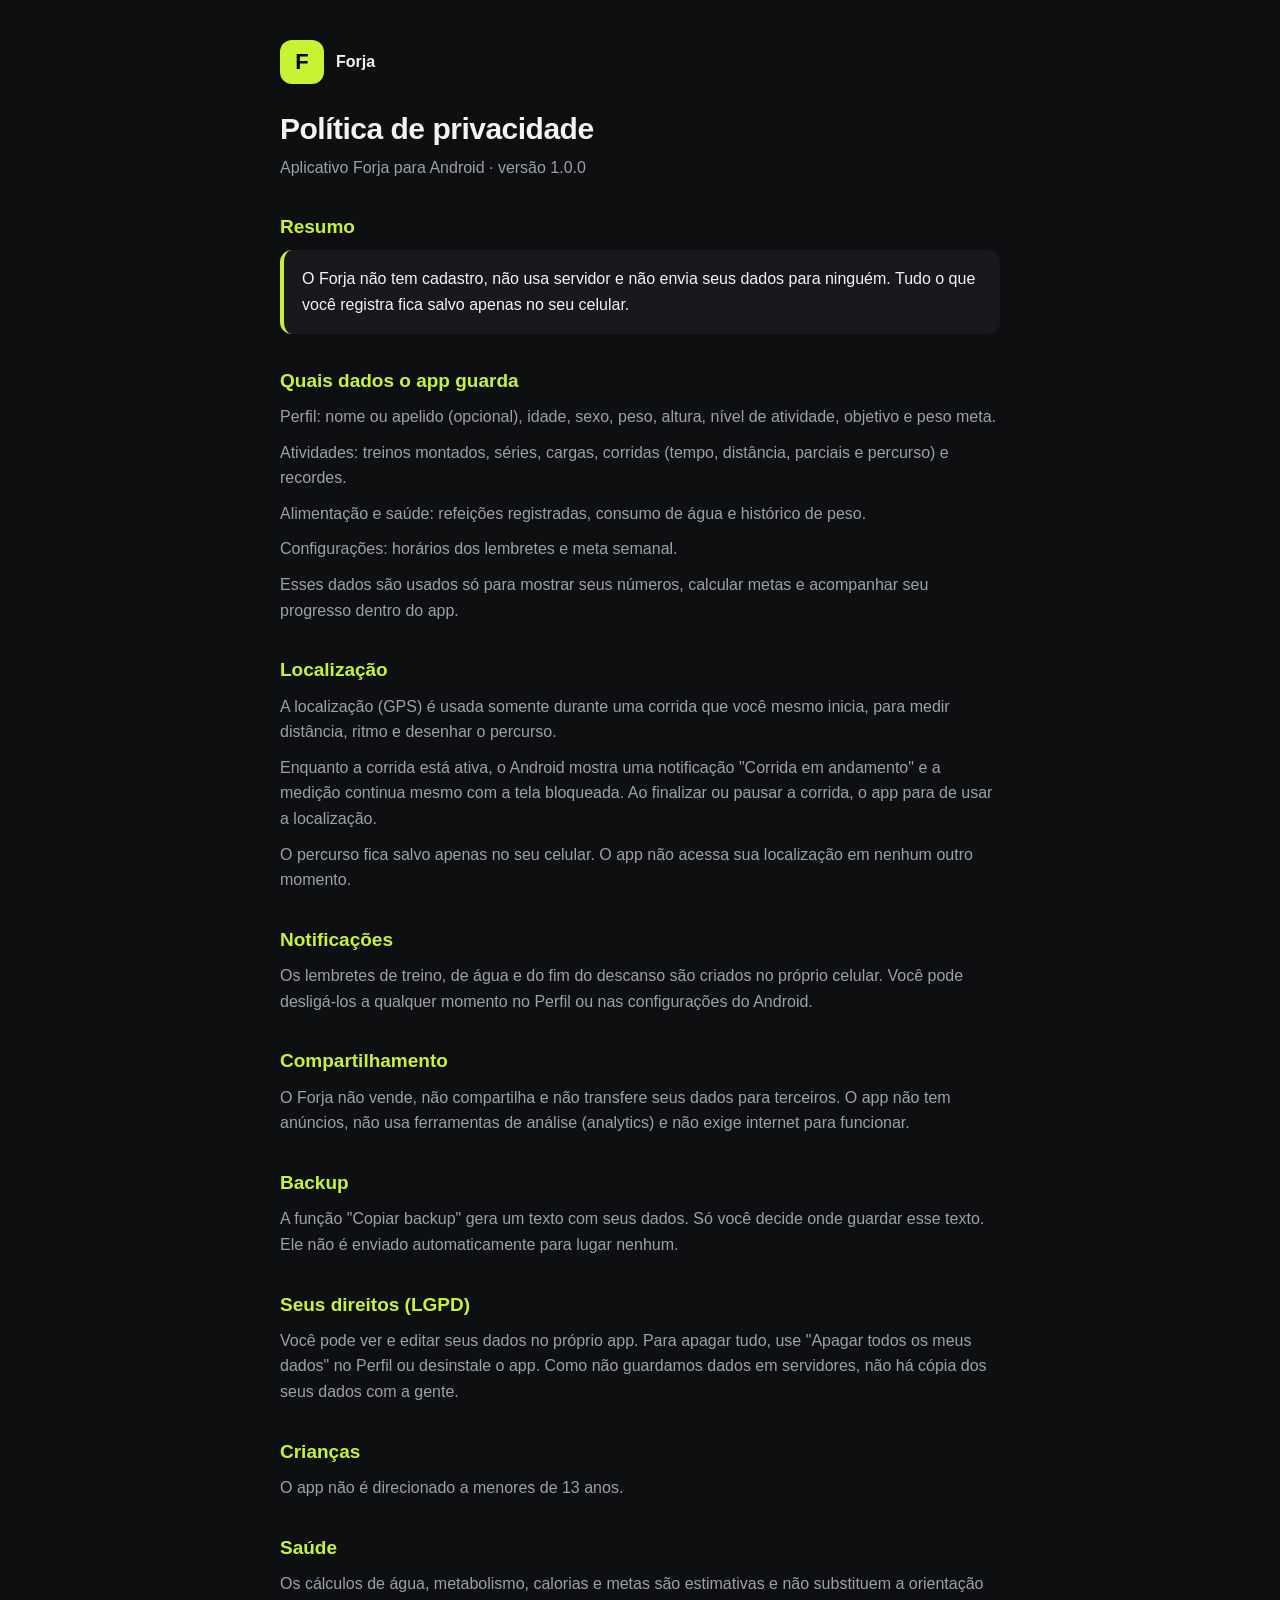
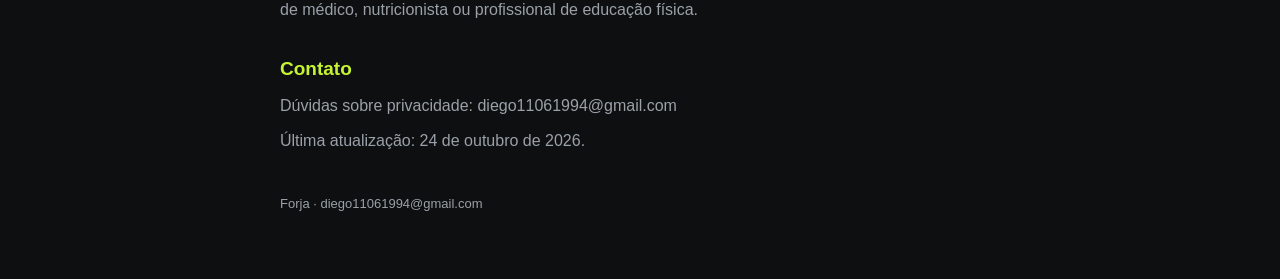
<file: forja/privacidade.html>
<!doctype html>
<html lang="pt-BR">
<head>
<meta charset="utf-8">
<meta name="viewport" content="width=device-width, initial-scale=1">
<title>Política de privacidade · Forja</title>
<style>
  :root { --bg:#0E0F11; --card:#17191C; --text:#F2F4F5; --muted:#9AA1A9; --volt:#C6F432; }
  * { box-sizing:border-box; }
  body { margin:0; background:var(--bg); color:var(--text);
         font:16px/1.6 -apple-system,BlinkMacSystemFont,"Segoe UI",Roboto,Inter,sans-serif; }
  main { max-width:760px; margin:0 auto; padding:40px 20px 64px; }
  .brand { display:flex; align-items:center; gap:12px; margin-bottom:28px; }
  .logo { width:44px; height:44px; border-radius:12px; background:var(--volt);
          display:grid; place-items:center; font-weight:900; color:#000; font-size:22px; }
  h1 { font-size:30px; line-height:1.15; margin:0 0 8px; letter-spacing:-0.5px; }
  h2 { font-size:19px; margin:32px 0 8px; color:var(--volt); }
  p { margin:0 0 10px; color:var(--muted); }
  .summary { background:var(--card); border-left:4px solid var(--volt); padding:16px 18px;
             border-radius:12px; color:var(--text); }
  footer { margin-top:40px; font-size:13px; color:var(--muted); }
</style>
</head>
<body>
<main>
  <div class="brand"><div class="logo">F</div><strong>Forja</strong></div>
  <h1>Política de privacidade</h1>
  <p>Aplicativo Forja para Android · versão 1.0.0</p>
  <h2>Resumo</h2>
  <p class="summary">O Forja não tem cadastro, não usa servidor e não envia seus dados para ninguém. Tudo o que você registra fica salvo apenas no seu celular.</p>
  <h2>Quais dados o app guarda</h2>
  <p>Perfil: nome ou apelido (opcional), idade, sexo, peso, altura, nível de atividade, objetivo e peso meta.</p>
  <p>Atividades: treinos montados, séries, cargas, corridas (tempo, distância, parciais e percurso) e recordes.</p>
  <p>Alimentação e saúde: refeições registradas, consumo de água e histórico de peso.</p>
  <p>Configurações: horários dos lembretes e meta semanal.</p>
  <p>Esses dados são usados só para mostrar seus números, calcular metas e acompanhar seu progresso dentro do app.</p>
  <h2>Localização</h2>
  <p>A localização (GPS) é usada somente durante uma corrida que você mesmo inicia, para medir distância, ritmo e desenhar o percurso.</p>
  <p>Enquanto a corrida está ativa, o Android mostra uma notificação &quot;Corrida em andamento&quot; e a medição continua mesmo com a tela bloqueada. Ao finalizar ou pausar a corrida, o app para de usar a localização.</p>
  <p>O percurso fica salvo apenas no seu celular. O app não acessa sua localização em nenhum outro momento.</p>
  <h2>Notificações</h2>
  <p>Os lembretes de treino, de água e do fim do descanso são criados no próprio celular. Você pode desligá-los a qualquer momento no Perfil ou nas configurações do Android.</p>
  <h2>Compartilhamento</h2>
  <p>O Forja não vende, não compartilha e não transfere seus dados para terceiros. O app não tem anúncios, não usa ferramentas de análise (analytics) e não exige internet para funcionar.</p>
  <h2>Backup</h2>
  <p>A função &quot;Copiar backup&quot; gera um texto com seus dados. Só você decide onde guardar esse texto. Ele não é enviado automaticamente para lugar nenhum.</p>
  <h2>Seus direitos (LGPD)</h2>
  <p>Você pode ver e editar seus dados no próprio app. Para apagar tudo, use &quot;Apagar todos os meus dados&quot; no Perfil ou desinstale o app. Como não guardamos dados em servidores, não há cópia dos seus dados com a gente.</p>
  <h2>Crianças</h2>
  <p>O app não é direcionado a menores de 13 anos.</p>
  <h2>Saúde</h2>
  <p>Os cálculos de água, metabolismo, calorias e metas são estimativas e não substituem a orientação de médico, nutricionista ou profissional de educação física.</p>
  <h2>Contato</h2>
  <p>Dúvidas sobre privacidade: diego11061994@gmail.com</p>
  <p>Última atualização: 24 de outubro de 2026.</p>
  <footer>Forja · diego11061994@gmail.com</footer>
</main>
</body>
</html>
</file>
